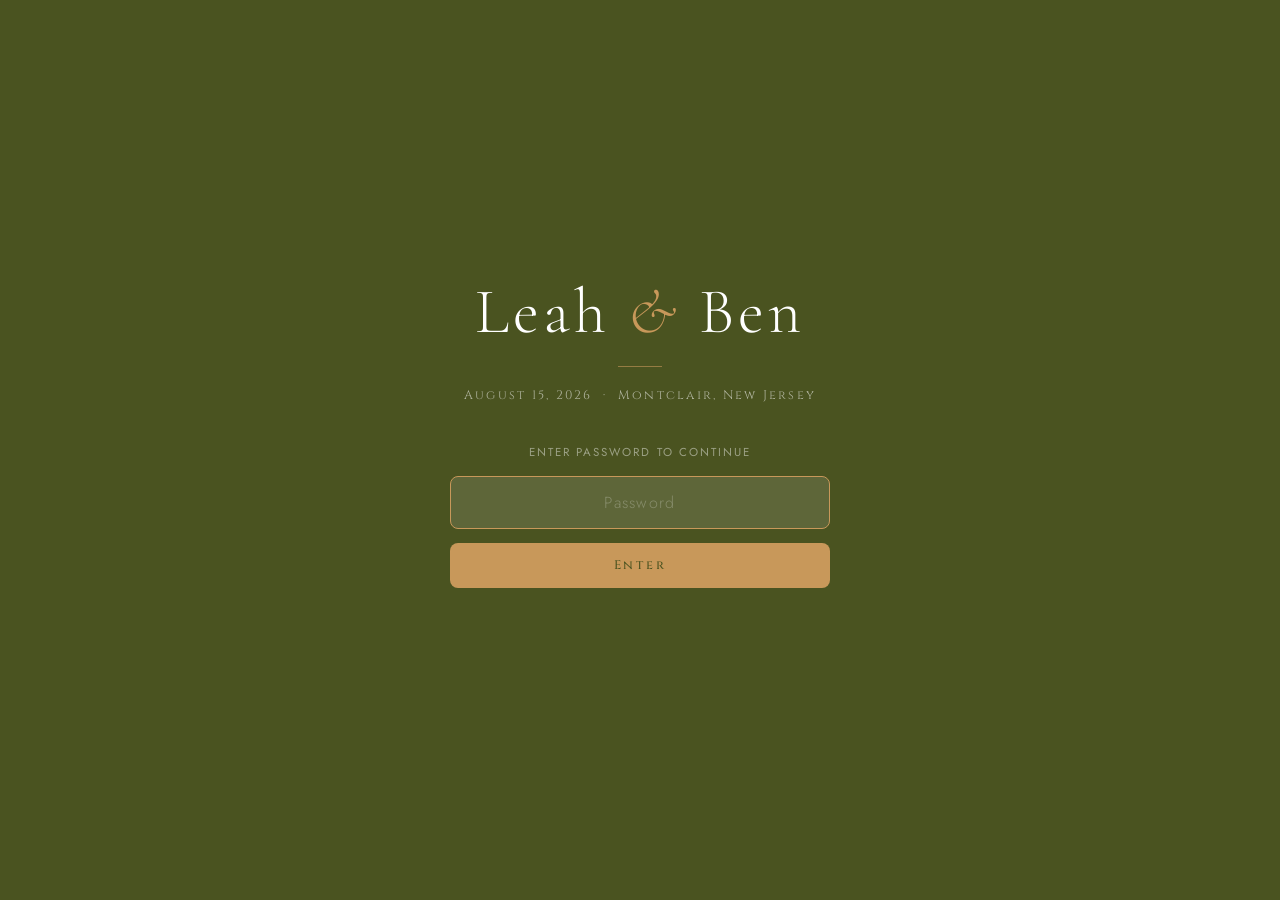
<file: index.html>
<!DOCTYPE html>
<html lang="en" style="background:#4A5320">
<head>
  <meta charset="UTF-8"/>
  <meta name="viewport" content="width=device-width,initial-scale=1.0"/>
  <title>Leah &amp; Ben</title>
  <link rel="preconnect" href="https://fonts.googleapis.com">
  <link rel="preconnect" href="https://fonts.gstatic.com" crossorigin>
  <link href="https://fonts.googleapis.com/css2?family=Cinzel:wght@400;500&family=Cormorant+Garamond:ital,wght@0,300;1,300&family=Jost:wght@200;300;400&display=swap" rel="stylesheet">
  <link rel="preload" href="style.css" as="style">
  <script>if(localStorage.getItem('lb_pw'))document.documentElement.classList.add('cached');</script>
  <style>
    *{margin:0;padding:0;box-sizing:border-box}
    :root{--amber:#C8985A;--forest:#4A5320;--cream:#F6EFE0}
    body{font-family:'Jost',sans-serif;background:var(--forest);min-height:100svh;display:flex;align-items:center;justify-content:center;-webkit-font-smoothing:antialiased}
    html.cached .gate{display:none}
    .gate{text-align:center;padding:clamp(40px,8vw,80px) clamp(28px,6vw,60px);max-width:500px;width:100%;transition:opacity 0.4s ease}
    .gate.fade-out{opacity:0;pointer-events:none}
    .gate-names{font-family:'Cormorant Garamond',serif;font-size:clamp(2.4rem,7vw,4rem);font-weight:300;color:#fff;letter-spacing:0.06em;line-height:1.05;white-space:nowrap}
    .gate-amp{color:var(--amber);font-style:italic}
    .gate-rule{width:44px;height:1px;background:var(--amber);margin:20px auto;opacity:0.6}
    .gate-date{font-family:'Cinzel',serif;font-size:clamp(0.62rem,1.4vw,0.78rem);letter-spacing:0.18em;color:rgba(255,255,255,0.55);margin-bottom:40px;white-space:nowrap}
    .gate-label{font-size:0.72rem;letter-spacing:0.18em;color:rgba(255,255,255,0.45);margin-bottom:16px;text-transform:uppercase}
    .gate-input-wrap{position:relative;margin-bottom:14px}
    .gate-input{width:100%;padding:14px 18px;background:rgba(255,255,255,0.07);border:1px solid rgba(200,152,90,0.35);border-radius:8px;color:#fff;font-family:'Jost',sans-serif;font-size:1rem;font-weight:300;letter-spacing:0.08em;text-align:center;outline:none;transition:border-color 0.2s,background 0.2s;-webkit-appearance:none}
    .gate-input::placeholder{color:rgba(255,255,255,0.25)}
    .gate-input:focus{border-color:var(--amber);background:rgba(255,255,255,0.11)}
    .gate-input.error{animation:shake 0.4s ease;border-color:#e07070}
    @keyframes shake{0%,100%{transform:translateX(0)}20%{transform:translateX(-6px)}40%{transform:translateX(6px)}60%{transform:translateX(-4px)}80%{transform:translateX(4px)}}
    .gate-btn{width:100%;padding:14px;background:var(--amber);border:none;border-radius:8px;color:var(--forest);font-family:'Cinzel',serif;font-size:0.78rem;letter-spacing:0.22em;cursor:pointer;transition:opacity 0.2s,transform 0.15s;font-weight:500}
    .gate-btn:hover{opacity:0.9;transform:translateY(-1px)}
    .gate-btn:disabled{opacity:0.5;cursor:default;transform:none}
    .gate-error{margin-top:14px;font-size:0.75rem;color:rgba(255,120,120,0.85);letter-spacing:0.05em;min-height:20px}
  </style>
</head>
<body>
  <div class="gate" id="gate">
    <div class="gate-names">Leah <span class="gate-amp">&amp;</span> Ben</div>
    <div class="gate-rule"></div>
    <div class="gate-date">August 15, 2026 &nbsp;&middot;&nbsp; Montclair, New Jersey</div>
    <div class="gate-label">Enter password to continue</div>
    <div class="gate-input-wrap">
      <input class="gate-input" id="pw" type="password" placeholder="Password" autocomplete="current-password" autofocus/>
    </div>
    <button class="gate-btn" id="btn" onclick="unlock()">Enter</button>
    <div class="gate-error" id="err"></div>
  </div>

  <script>
    const SALT = 'Vqiq5xBpxRxJelQCn6kgPw==';
    const IV   = 'g8IOmNoN89LrJQkX';
    const CT   = 'FEItMul8UwAzjdSO9ioyPHJtcyIeHF7rs1QRPh25qsDiGzh61stVVRQiQlTxgKNLXDZOXU1sIzqNXNV/CCcSFPs0htlwn+N+YMm/+dDCIEawjBKxHiW4yFJTD8v01YkkbDTDwZRDznlAZOB6iT+1dmsAjrX0y7XT5FBJBoeQudDBiyLNmwFAW8n6GCb5WMw8glmamWHXZYsRDPnM/[base64]/4SvXA8AU8EygkiBOkIm47uS0TbXr9V8kz22O9p5QDYGKZFyAMYDkvTSO/DFQn4KxD2TJcpDzHKg/5EJh1SyO7Grlha1qcPFkefRxkr0KEJFU/B8uR+iWH4c4VY+EQBKjS43Xord47tm3BRp2taxveTtxzNxdMj53PEqArDwPk8zT15M3F+eu0gvbFF9ehDsaPNssjD3rX14FBrjoMJvmIsnM2hgJKJdx5Grp1ZCwpDYz61pK5PsPD8cA07xxMhqRoGi7Gc3OQruhPDNIUtsG7B8llPu1wMtt77yHb4H/WaEHsx3Esp4Ksuixlqh1NS6mGCi/59+ycCoSV83wfC9tfC0RddxyWqDnlMS0TZ6kfH3rnudiyi9s/ua7rNmTLIVoJuMnkawDf516eAfgsTAbXFS2SB6+uq6mOEHuJ/rZgVzzrsPttDuM+LcAYnr35rrdhLz0tf5p//A3OpzDdpUx6cRJ8KglAmND5PO2e4FOru7yIfRn1YbkjSu5vps73hpWxkkAgCI1c03KLgsFGLhX8NTWhDcd7YqbUzKxb8oJVeNmrjyb3zcr4Jg/dE1PnnBRRLHI+Xqbb12HopeL44hQjuMXEqO9jDSZZiUfYSE3+NbdYFzEEAn2uj5exi7yBXQ2Ji8Xr+RAEZof4QMni3K0d24XCDIjo8InHHyPyaUlOzJZvW7sqHuoktNH7atNz362dmBPiQJf9zqLXFnqsJ/2LmNENDnkJQgqUMyYWQNzl+17fp3aNgvlOF7P21uh4ptKuqvbfPC5L2Ey5XuDi8StMQoAijD7Gqns5i1U4IFRzDzO7DX4jmSOhvr3dRX6tZj6p0227jE8yJ7dRp3fspe550CvGLCfyRsdv7xA2M6a2mUNbhKZ6AkfK8tsWUKUOW2qRDGixzXsClJDVbtJ4vVK/4fk563Pjt46Scu4nYK4EOwGFUp50kKRyjR8Wp82CPXjgkTNNsMHIX6WajYzZKX/SwuIc/rN0VL9+AItowpPPN43iYwyYH0QttuE2qykztEaEYVpXLzGhxs0ls4AZxiPJEEJxwhc8bejKmtGiXIxKSzrpOWw34AItKe4z1GoFb5qrZJ/4M/gJkzv5j3neGsTUiiREPJKXF6f5c8FBfHA77HReqdyxNLjTQXF+hMn3B9pxcle308TB87tBd4lVSj/5qoNN2r0+tAnGkhgzzHmmvHiYaaRPBN1w2TvxirltUFunkrJ4cQdqcZfFg+yKjje5Ho32bGdf0HFiuR7Cpr3T9xO6kHSjpgCaHw5vbsOS+vz4Fxn5Vkwxzvg6nGPReLyarXQFd/171sUOz/[base64]/+TP2QZz9ig2NrZws+aLM/HnjOkC0aae/3ECMJIjOMqIVfmNaq0NIT9FCczbVYOf/sDXztNgsIpygdl/OWjy1B98TnIfP5qzjKO7qi1oylTBq552iHD2bUGmea4e1YwYNAE+SjzIqGYK1Ti741tjuy12F/9RSGUN2Sz3JTwmiA6OCHysu47EWPK9ZyMwbNZe5jbaL95vG2voPs40E+C9khIxfvjT+HgJVl31eAQWlb5lmdfJw7Vvzue8vgWLlxuhPYnBFwUaFyYSwEqa8DdqYvG8GRYvb88Th2maSsA/W/WCDCrIevm2MTlUyvk22qcN4Zx/[base64]/ErWvZ08MRjrGjsMHG7w/2199FKObVRoN2hM6p6aCIACmnC6yPtogfDL7vAxq5Emc/DUh53nQ3CD0y3Owj63WaXcOxfx+zw0moZTOj3GbigKz1ismKgtWuNN9aIzPh13NA9LXCcSzeAWm0jt/Xt/wl+oda5UfhyvLzUt+MKMZ8vowjwKzgG82aRLn3mtmypeYqwb64/ERdC8uBGSI/Xi3l223W8iXcraDGg/V3ytS9IxMCVRRUEuz2eZ1rIVzX4RXBrNoyjuXEOuhU8XRH5nUDQKD57KhDDw412J+ABvEyr+k/snV/PKs3wjSPSUNvdwg4l2Tw9av9WrxIf3eHXlKxysyfuDu7ZoVC0nrEgBsNJ9a5kba+H6tgWd/y8UcCQ0orcJ7FMf1S3fyM4a1cemOWzJD1ZfrXef82p8ov7I+j2Rp9Ek84VuALeFgXhzNDAupFW1kgK5rQBndD7+sPrQZvCUDt5V7uhjFbYn+cIxHEw3GSMBM3RwHUM1xwUPjIToA88dMqfvZyTYlu8AFq2hcPojKINTeKUy7HV2BPbrum6TCuP/[base64]/20GDD4LuaC1wumeFCKG3ScvdU8iEk92K5KFDTJt+uUljxUKwPnbEmKh8KEwabvb+H1K6lpS6+EEwKvNIdVbWHvQjTnFE9jBcJwZfNntYj3oF1JPfVnKkEQbTdf9a5Abei6hR/QdU3an4ISEx5PeruWIOfISJJCST2mBkvklH2S/rcyGVDCLLRkL9PG7ayrcDyDFW9yX6RotkAQGbrtU6wNZSZp1lKB8csg/Th3xpfenXvhuB+W13ADbh6Y7kDWjiXv4OG+EpsBsQoOGXFP3T5TjTJu2PDyUbFJgmXzxUgV0x2GDuLPt3ZWxlBTLZgEkI0KsWlMm/IOKg4v3cVvnYPndKpZt8S7a+AiD4C9oSbW7eg0PEpaunyA8M/Ht//vzyJ8V+fAq8RQqrLtGUkP2+uKAJyljiPT47YerScuGVsia6iezIVUoOFLJ1/9nwDq1ozSkYYWK4owg+4qpFNFMo+Jyfb3M6dhOyt0n7B2yfd6muv5qiBgY7RAYGbO/PhYiLNuMZtBcmhZ0Z4dHC+w5fTZK+t8bDYplcDuZC37mJhBAno9U95JGZON61iaW7eAjnrUsghiryr6AAnq/zBSgjJKeDk7/crCG1cxKedd+wkgmFIPNFBHNsodb69z2UCmfN+m9WjeCzbZOyHowNq/Uykr1py56+SEItzEVfX+Y86yIAMdUWHsl6+X197j6GMQTyD42fpfH+81q1kiOm/0HGdLHtaLInMf+v290UpdokWOtf62G4PFXrE8UEGHGlmdNH7LQ4IOzB6XfUWMM36EymnU9qj9qEJnGmFezgKWzwiaAlTBhV4SKAM+zW7+fH/qlHEbAg6Bju21GxELwGAN6ISNjCwTxQJi4fbeO1D1Lm4kM3WVGN70XP+LxV27rNqx0UKu8rM+432o6MB/1DvGU2P/dnLI1UwKu+ms9Hk7i2et3TLq4gvtCXRBYIBVgY5Gm3isaONgU7RzZCeWUvOkvTfhJ30INe0MySiR29Lhhmucw3IXYiIZC5xeMGOchWEPgnQAS/[base64]/UQx7t4ui/[base64]/Wr5T7eXXoGMIlrRgRpC4f4ITR+JTu1mGLpnwWmHYBF9q7t74hpLrFaDSlcnFMw5bnO+tOXsH6OrxP0uJFQ/1Pi9WQQwJQgQiYQVoMZZHaNqrAQRva2CxQFoAwKN4RS0O1LGGmu1Wf9uPDuy45jF9CVRkTzFiUWodjSqypb4QFkZBxOkprb7qtK19Bv8URq7/9PFOayaN9/knS2EUzoDNPZDnTGs4+Vd0Ge2pzEUKjenskGY72Ls5RvNZJQeNck8whdLZYBL/BlEeBWl3TI1wxQ+P828AlQDSSgr5bzK0n7GC45E6qW9kIfsPPqw5be897vDU21W0XBMn4pXLcforDGFX5ilyzGawZ+pkqCRdOpzJjX44hB3o4kIDcpHUVaU3fgr62IcRQn6i0Ao6vYKCGkjXFeho0c/O+DiIDOZrlL1AYt896sd3+i3+KeGC6QCLQ+4fIGQ6yjbYL25Hk19G5nSFrkT+9zi4adTBXTPvTtuDmOBwLmH8X04j1xOp3nQ8QUAXZ/4qh16//LGfR/HJcpvpTmb35fQwjdbllSokPAxRHKchdTxaS4sxx410aWbVEyDCwNS9pRcxbvKMaoomnbbWFrD/EfmVMfftB+WpXEn1D7Xm/F8LJ0GOv4LmDAeeMRvefcWnOmDasO770kq/3ptoEpL/6oPfNJEspfujgGjbCW5dLtedOFFhZ7HLDySwmv4+SAOxCtFE+LnsKGedD53IbIC38QsvOux/tOt101F3KvUUUrtYFDhxvkiboa2k65B/Sii5F9K6Q2G7UD+R6rpsoQTOb65th72BSshy29CBr+tm66092fexhZ7yz/3EX+Dk5KlthtPH2qsqbf3bnYGCLAmOPaPozqNN7AMXcr9qS6frLbamSAELhj+K2x8+/mdHyMDiHmGt9pZrOse5LI4dj6E3FCe76rXDbFaXCExGWMYhnQ5TXpTfxo6d/UN43c5iqgVazlB1OXhMrtV67p0HoGVeXCjvy5miyh9Fi5ts6Gh4fuEmPp6/wWI7Ki9KP7y/YTTSIEsVIc8jwuGXqWQV58P52QprfBIwAGCi8KpsyTOCSylxz2KYWMgAtQ5HAdPVu+JpxhevWOjwLZj0HpUsE7oOGM6woOjOE92Fv7KkD2hAV4xUAP6P7i7NJjRer5WWz12gwMlZZURss4Zv9mFKybXnQqMo5rmwQeBVRpPS3ylhBqQ/Z6xiVvaV0e0BzO/BKJ4btff0pmm6P3V5XA5OrCEmcJN+vgMS8tP2F3ynXbaadDX9lMjnULxO1jieBnQY5d9O+FD/[base64]/Ho7LT1MjMg98MtaLB244tsW9NR+hTrjuh2aU2V5gi+qWS2kxa3fGqN81aagaoOavnuEJKGuR+Jh0FZ/2nKPhkBqPMdYWwh1AyCMTKxCu249YqPBScvyVNgYf5/VhKEotA8LYuk2e/[base64]/xCWvIXcqHVE1OiAwvAEiyHH6zDuMD08daWur9JTNWLJfBwb66jy1/5f8nq3p6mFsGB9x4TIlD5ryNxGnC2P/OV2kfgLGMI62ijFDTle/jV6KRyQEQjwREzDcXP59E5tGoJeetVY+uFInvZifD3lsU2nUzWZ+bkrBE8SX698qr3t0NUriy7vo6ImWUfMErhu1iMxFXnbj0lMD2R+T85xYH0OUj/Na3W1AHG8SOJeYsBBEP2zQ5N3Ue8j282ZDpN335Hzlme2I0FDaRxXzm+iREzFydSsnudhODMhECD9L8HtRx1dSjxNAT1ky0peGyZjT6W7UapA2iwOjPvc6D5e/trGIE04Fc7Z7LrlcpqE55WI0nOjZ7GIjHXquxxDJaMqc82Y0wW5VM2VRlF71MC8vLjDAg8cNkkQfWVIC4bRqmFIGTf1/h+GtDq8tdCbX46h6Kn4Nu8lRi2mqpJS8uI6/ROXpQt4lppIcrFb4ECOTiGfnczK9Aapt1civEFdduwIkfOofr2VP5RY1g474RbmkCCSKuDHvk2M97aaRuMgOCAoIaWThzoP5r4a3lTRDjAse2jRIaec6/2bsAm7eKxZc4M0c4PizOGw2MMPgkK+UQeObq6dGU8lOp5huHL0nC2PWvdKvK6L4hC/7r4GrdiRDgDalCaM2bD0CEJ2DQgs/HRDRMMWf8mlIyYjW14bHv3J9dbIXHGlVTEld6LdfPvkWmfBsSNqgfiDOFcy/GJkXfdolBnJZaKSwqDz2YUTf3KFGJJIYaiwGKXvMkDWVHC4KH1V2eC3/kK+UvuPerCysTHCVaxZY+aTvxNv8J/Uld+Xsa0fM5Ei3ePlfFH0AKl8mZ/rw3VqB+hvty1pkdl2JF2sd8brt0mVh0ru8A0b8B1AiW5BSn/U+z/ZZOMWRQqMN0SJoP6K1AGt8iLcbdgm8lkLMMiYzgwVLXAHet5mrysx9xe8GQK8btt9dxOO2IwJMUtAjLwToayIJMQxuizcmsiqBXk1B8Dxt1ax+8oTDYaNmtEyylSbUZYqfc9yRcxsT8ebGnVlMpNODgrDkXIyyH6tN5Vvy+g1xa480IgQQ/[base64]/BiQcKSxaWi68IOOILoJ76gmSzUUIcczOz3Mlg3vcKejlGxIjjFs1lHtkZQdfnU/woQk6tzhm77hkNFQT/YerUyubdIF8i7TFGIx1KYt/lMi8cbTfhN5M5Hn4BeJY8OqGv9EWE8xUCZ6RdzyOnykEnsznGLV+ZhzsRHGJLMH6iKu3ax6+8FZv4gP0bCotfaAiL12bR3Rg5iCQcF2C9onLmqblyXGNFm3RbrY5BRIPzqcOmIyGLLp9iDlRAA3taK1nug3kHFfeXZm2OX82k/NOKrYc5VqJ9elkMR11ziuhQ5OGee2A2TTM5Ob53Jxw1GgUVfNj/l19Xk7l5DcOTg0hVzyMaZRtRRjHOQ7aF6Tk8IPN1QVSPAM3K5HK7Up9tx6V1A++vGIKjr4gah1g/aAZ4DLybmKbpfSb6lTPoy/QmRGbLRbexlsHBwYnu82A0STFecMrrsIzqQ45rtfjVWFnuS+FSnZUPUGacqab5UPcfBZGRAColvEvsGpmHUVBx7yoV7D/O7VI+LUFhIHHcQ1jPcBbgH1xe8RIEhDwyzskoujmmS7QZOwY2gYuY+VVFK0jT+5F7uCnLGklg5+6DNguQtD/Kk8vv32SjvoPOV3onR1kia8Pc1hRSGryggt/TmU6NJbLQwxYJfMvMJJja7079jR390ep9Lfl0KcRh3TOJTJJSKpuLZVmCced2bs1lqyc0HIQHqe2Jzsp1KrSTN4ojzB7Z5FjvkJG208KKyIA6/UhHMClQUiBSYuRQllw7DmcTeirXch3kolZOgKUYJga4KisbT/uEH4PjMVrK7hsWCEBfcRhBvFr5Lv3BzXUknm3t59SaS2GA7V2R/h18AEl7s4gi5k+mDwlIO87e3bJj3yQgpXexMVvwamerx1nQP9hVCxRLlfN7WsKx8PD4hczhm5jbs+/6Hvu+nFJSWxkjoRnV0H5fHLEnGg3N4EaTkkMc8G0a4jWbZM9JukanLKFJIVLCGSiI9ufT9J3W27B6loHCUKSOb4/ReHqFhgZCyr0GNsJS8/fzT4TtotUVvx5MofO6ptnW2jexqG6Y7BdFQu96xcGaDmjePL1Uim11fTNsZF1VLhiDCq1YMCjUf+R0x9P0F94xNqplZAasHVv16+QzknQ0ocRJw6ZPqsYUbrJYHdv34tbNJXIppsbFV4/ieF9wn5/fd4IShLjHMmlbS6B9OX2RYc7wkieMQQL6douYZd7rar1UWWvOsbgKU8BKBbOi5mgwZUqIjsr7AaJmRzHutf3sL2PrAqk1GDX84F/u1+3lJzw/f0LIQhE0p5p2ArFbVcjoliJq/guuCFtDunm5yjRDTwtVGOqeo7pxaRfCEOhJw7GnBEfkR/WTWOE821w0txNqv1D+vcDJmtH31brYZzFVTOxLPYXtNV5KaFoSgzTBsbYyZo4jLovyHxgFtekBsNId+GTTyGQ4ygg88Co0aFgtETmlA6NmssG88QMiHGFWh2xgi70Q3a95OHPFqq1AN6eqyyY6kUxipCPQ6m/TqQeMQHfR+TnTRw0N+6kPGMcRmlRrAmlxFHqyBLftXTcCKYPM3uuz0AiolRk1kEsSggt0dWhMCJqJnif0XNPN24t7DgD4TybqI6/2eavkDYp7q4J+D4Y5aza9bPO2uZMYAcXHuHb/7n34aTb4Yd1z9UXBCukB2OVlxC8Fhpz5oHo91C8LvBlclHQgzf5vTemeBwVyqL2n0ZtryHtEDo7LF3S/dnSz7IUAel2wJF/MocXIfykoZ2UMlsOZHUcwa7muxRquRIiLaZYJEy49RmYZRr0DMuaEbT7jMFHwgJOPeMdj9n0KGMvhbArmJhv1br1x854QiarV3wQj2AHsWm6Tnayh+14mT0kC81zU+zu7a6Zc9Tf+m7YFdXTIZ50/V89VVM0m3TB0drPTcefATtyEIxISb4QDPMamxtqWeXDr6m6wHHD1FV7F0Beuo70JLDJSlXrWENBuPz/GRrtRys52HsCp+0ZWoB+f1ItslARwxUJx15l8xRC0yU/Ent0Ovjm9Pm3O8/+0fzJfvtwYs2dtyIXmR1sBhsws5KpPoZNiyhf5o/B969dGq8XY4xoJjFHyD7oj1dmfiRAiu8YVGSDAzsP2j0tggTXzjH4HA3Gkxe6KJCAi9nT1QTyZQQ4TSn43Z3WpKBmSTfE/ZOTM22Po1Np5J/Fk0zO8uyLejKx+ZACpaq757HYzx4WX4PBj+J7J24rT1QcZZYDlZ8TWfs1wTdw8Jcd76ShbW8IYcT45nYSdO8q4ph7T/FbwDB9LS3pmlohKSMeaZWi3dJ7CVGgmzCKhF4qI0EStwLj9noqbpuQNCiOBO3w6U0qDCfL198LFZcTM56/2DxKTfahHkZD6YuUiiaGgCFW6C9nzM80Lxapt20hdUOwfN4LnY9UlTqNqhZth2IWdrDsTjY/TSOlezmlNwm6/xNY740nayPNBmFHFG2SPdgFcQitZ4DcqDzpSf+NPoC1ECmMdW3Y6VGw+VZJzHOUI90Xs94zqVUhD0c+Pghfl17jAVPJ+57EnxzigWVxFfKkA/Odfx4xcm69ObwWUwT1oec4m43tqc3aG8wTuQtdgHzNwz82tC9gjCDDfC+HUaGQUCjGbiGQlOBMmsehO50cwFEa6scwL026FkwG4HtWrsTHM5gGLz4BQbJbqhA5Etsgq34SgGasJFMLla6JkmvzXI7BB45HuL7r/AKfdy6CgjQ1OpDCLTgQ4jr46c0w7I+UQZ9ite0vgZG4eAb6Kh/UKJRcIhTIKMPQ4ungC4fyvHYt4CPPolvWq/U1lRS7Frkl/c6Q/ysbn6OA4ejVK15fHXL+svHg8NOff4RN0UQ9OmPJy+AE4RVvpAyi4ixxut8XqJ/k9EqJoNYuox0aR17d3s1bmVd01fLYFNT2WeLP5aEbqL8dAYXT3dDRbloJIuoe+STMMkgLnUcr3+TGJiEAeJNMpnuBAich+gPdiW6wVobVULegfEi2MgGxO38TCcUoj21Y36McPrnocqpG4yvGxHNi5vrfIW2LZd4/+H6WB1q3wsgBTiPkJ8CAwRFtB/X/G9pp3yEWcbs/e80WAmqVjtCJb2ghNIdn77ZbGPLK+z3AwQ6zRroQB8TB2Qvr85o5Fm8znL3NtgwpqqlbBPA1qNtIAvn5GzCtusyHVPqMS36nAFyLp2znDIJIu/K64pe6aJGL5d+RG/1Ld/HA8bqPuV1RAeYpCNcRXUCQuQw/GO4gLTmbofxUbW4hLBVgYHyy5vT1S681AW+dP+bQA6yYTJuk3Ck5W5ltO8C2uTa8xIt/KgJ9Hw10DxfcFS+uir/r5xT8zcAKTF72yM286wIpYaLkqRW+3NNrT1f2cH8AvrGgxoqV9uJR6KJMaug/XSF7eKKMv5dfpv94PvRT/vkAK7ai2RG2+5WXL0kzmLRovF64W47lH3gS0AxPXbYWDEix9h8vOYE0nxOANCoQoXAPjIf2iQrQdj9Yx4uSZoxrmFRigEOzj+QNzTLQzgziplbmBL+ctXvQLc4JR0/mGnE70PyIWeOCdCp+9Fq/EFd4vHZfQb8AYDiReiwKXRn1I3U5b9i/j+/9j+WzbZcovgJ2haG7BQM7EvGORAwo4G/mGLPP+oT4w2G1lq5fC8+taZAVQfYHOq8gWaJCzhqA2LYPGrqrzYhaKWMRR8pJLJKjaxqOYWy8fi+V/M7FuIgsU/ntMNFJ7ddEXPZIixIs+cjmOvnMasnBkQHCh6Z1vmLyLXXz4/udMt0pwh8V+hfjDfiPdM+qxOreS/2hgBj9kUUz8AfooeK1HPg/PZ9dJBBMmNLQsFh/peeaU3YBZq2gLc2WpBQKhaGPlNmcdlAq/+ceERp+mW1qRHFLVd/LkJMerMhw7/LgurYR3IFHmDkYOnYNlD1zYZ7gzwSjruv3ImGlhSvj/FNTuKW975SP4ZH+TY/88tJUJ9gm/DPTbWcT6s53XBIeMV3M57trQNQ0lhbmed/v8RM7uYq5uHnDuCqOpouv/UN7bXqgm1m4py3so9IJx3rQEMCh1py65EfWQylPYg68qnwBGxw5l0gcjg5l04Q8EMr4VAqDyh3TIMmRX6D2RvXsCcrFk60drx7cLcZWCeJrasEHC5/ClHAr1Y7XTj8sM4s+qPjbb1mMPAPuljwfaUfQhVsuyp+xaNDboo+XsPKsTyj08qyHUUchymGrma/dqnNP01VMJQPio1NkU31TFrN/[base64]/hHqbvy+U8ytn4ttofksdlk1BG7kYchafQOGOq+MJNM0NrKaP6VhNmug0vByFBKXAj/DQs4MlGZ5JGyKMBepi5WQdZWroj5dbSsrxdK7DPvQ6/zeBOJW8QZwsAS48OOopsLUXekjI1zOtSMEhWTJLk4urP7F3OPXeL5Wujgq9rq2CMEGXu3/PASyhoQeMfEfuAKthtyrhSZmETDdkwK0y8rsobNfaZSaU7gYDuUpdKuWcB+nVQd8JUtvRYTOgcSl/DlEY+NGqL2cFToG/TjHboFibMZNV3SkBZvcJo1LvB1YSrSeYZjC8dJRLco/2OOp4QoGUlXxw54qw+lyPgBEKMvSZtKr87jMA/JHdnpdnjDpZe3DVD1KdAeDp57BO2HmxBMiLOM/FbYDcBOS2UumqvAi/ahlHCRcxm+NARu0NyScu/[base64]/7eoeklOoRa9LMHsZxlGKnjZknlLrDck+8zoSRiD+Uaqa3xHXeu9abuKBSJCdiYXbqLaHXA19QGD5UmsXwnVKAjdurYmtkUsJ7kO+v9SyhLtNfjPU0Tq/jtvavS/nceeJ2TjNwUo4rs3JsHAKR4+DrcK6LrNhy4qDRCwVN+AL2HdgLyP4kIQtSriGSZBC4RTuUu18nZDB0sHzktk30+zMDfitDmgPp6SJfnz7qgQHmj/EC0bg7WSY9vIEf0azfPDAIzsp442mR4X6Tu7K2R4z1dsZgYa+2G/enLTB+Es3nqdc+DB1IVxBQMxLBh16TzpZqPHyuU5VuZ8CP0jc7anrHL1IRsSjbTSG8VKdUBwUFjqVA2r47kCA7/22e6HsbGiR7DYETWy4YjO9REGO0UqNEdwFX26najiUbi+a1DXrvj/uhjROSA0T7/MGpHjck0Z/z3IOl7SoLAI7HW/ys+hBP6s3XDfMLGmPp0yKSfCvNvxe1uS8qm0vfszVWX3Q9LALrZPES+3qDT3WHGPy2ReQcZPLFgcguN6IXZ2lKRDncGsrmybAk64UtpOC+i2bfKRMx1oz+0iN/k9xEioiyU6qH22F+eYw+lEOOrTGe6GhkznPunk2H2707IOc8VsQujORhlDGP6wIisy6lThuifvya8RkGWmvip4InzRO/YKBHARnkqPbB0h2GW2SKC6HW7oQahXXaWIJU7iKe+x6I++X9JKwJpbG2bYnWr9qGNHLTbtJBfBCKQeLoQH7EiOsa8QY43Z0iPGQfSD8cGiSIJfZCdfz6iMFqwYlSBCWEie46A8HfV+LjKUgYTFJhNJ/oGj9E1xXL9hKINV9NK9L99aQq30OZOiNNoRX5+uOasJBSidSdZKmd4sIwba1Gnuy7lkP6/des06aO3NoX08gbERUQOk0Fc0YIKI4naECfFW4KMFpI/izufz9c1yJ2IqVZihKoc3JuY3Z0bgXgTrISX+iUaou5ms+PoC5v9QFqQf6mPg1nfaFNP4u4arOD6J5IeZHYbNvTB55/etiY1/7UvOMGqgHGQxAWc8orT/zLgycxqGMJCj8Gq27F8tAQ3QuFbbCRTc2MXLkNxzz73WumpmrEQ3angp0Ir/xsnFjIYwdrpJPfeDUA2aE4CRUYjhmOg5+TLo4vpB1U3rhqYAT6K3c1XWByG8tKqTD3VFUpa2J4Yq6BMZlr0rbGhMHwAdihZqnFVQvyJW/[base64]/ZgPGN3d9ocxnHbqEkG5uwsCJpGYJffQCUvEsgkP4CmNGuyN6cLY9Jxi5/10krcutb2cD9giSTPHyI/toaJAOn5qZHQLevG0Fghy8u3KvIFe6lA0J5vS5+zgjBopSpCJVgCDRywniGxZ5fgQfbVERiHeJaHDA7NSCLxswwA1s8a+ajRvsf3gmYRjnNO18J6kwlJgItKlOgfiwxzGoqi9Ut/Gx4aQjjI/SXc73ILDe5CEPCnybo6NFHVcauG9IXP9yw6scOTR1s7o5WKLlJ3t5j4nK8JAOHcd0KRQlkFyY6lY8UaBj66XSZqTmlfcjuutczmDDyv1eTivu9Ledmh8AEj1TRgpUcey3RLTNbrJRJvOGbs8B0/DwVECucSS7eLSI8/DZwop+bFMlRnXV5z1I5yVyHecXFDGHrPK9NsY/VR5ZhUGxnO/VmE7oDUaGvIq34YRHqWZQCY6+fBLEihcVD37SJGSnP+ALt/6wMYJJdWXj1ZSyNtlK339AJdp4YfUeXESYXTpuKhuxDTqKnjBevUAu0k7ChtaMTubTyyuRXlrDVEFubgIXePINEt2kfaqdxY/EhL7JMyaiOqKMq5jrFhb+3isytChf80NGAp6CuX+sIEg/[base64]/wAX0OCOIszI/DuowP6Vk0yVAecCwuchHoErVBJTvqqMbZdFWlTwXq3aVD+F5UF9wD56Zm+c9z6A/eYElj14b6T2gAtTJM9FbD3sxmw3u/[base64]/E3nEdPD50pzZHffFfOE+Wz3YF8vFQgkcDV/5YNn7nmV7BfQb1L2uUcF+gMvjAjw9F+6WBQPaicJnVy/h0aGJJF4ab4kHvWv08db3rLwik1ldyl4sYBuS0YPM7JqP66c597uLlYoDw219m49SiaCUraV9HtNLztbUBKoyxORtFH4Ig/S/FulymjVoRVpi65dlDbUNfNM5Iuo0URJI3GVCu/ySG39e26yv4ddrgm80TLwYig2n8k76mbgUnbWBAR68BfLvFDPBcmUBxi7oUUOBekbqpCJp8QqQF13+nySyy66nP7AFwRWqiuX0S4IFWa+t+KpmMJcgIT+RP7Jt4Mv+83I2cG72klG8iOoKrYrs9vZHZdmjjowyITyeoqs+5YFZOdVDL/h9at1IBN69xSywyI2k4tFIQe8jBbXLop0e9+lVw201L+eh3EiqYy17Cx0iQm3PFD5pRxZnYpm56H3v0G/tpBTuBbDBtpPaAlSJOya4KT6vbegDhSlSYvoygeuXW50YnZz1xE8KYIpw4Bi+S9/t5pG6/35vwjF0ysJpEs0qvL4DZ+3zASw+xxirhXkAkcQfeBvPA/NZPcD3f9yv2Xu1O97eWWRGXUlQBJKKYfliCIbn2t2Iv301kdE5UuSLXVvppsxuVndlJ9xJxIcf6/[base64]/FrRGvE/XmcPwamwTulj0iDXvk6g9MrmHjSrU6fBjxE2o7c1Ied9jlIgLDYowreSzhNxxiBgucKwlZZ7SSejU6NrXLzaagtg2cFxfW3y2erFyhvMOV3zhMuXyRBrnETSUUT4TbQvAIa2P1+BAnucHxTIkoknoqko0Pug5b390O+Zvckx5ri+2nip/tWDOI1ZV/6hFqL80djwPTa6VfbdJ56KGBcbPtIsFucd9RmsjjVIEo9qVuuR5qN/sWNVRAFCPqvVdGR9rLqDb9vJ/Erd3/HbHLkE+2g9ojfpOleox9l2ncM+hXix2Ok675hnJUZKcB+bOiB7ryKLexaUVU/d7CtnTYSbK4o9z2sS35g/nNremIj3KzMhDk2T+/xT6hTIjWHCgTFhvcrQRl8rfe2OxKLFcAeyslUfMJJ81LJblVCIPRsToOLQoXGSL/kA+JE2EgoS0Y2W02vXj3WaYclpWNi8IKox2gkJhPDoCMkY+Uup0vc7HUnn1gBSUJHBkDYXcDgkidnf7igOfb3vPRq0iuy/6xmZxEQM8wdF5v1qSOn9Vng/Lgr53a26L0AWiyEeKIm+cgxTqXfQ4Bbt+hLlkQa+AzjUGxoc1gFPnwAOlNTRBEE0qrMHUCOosI/RQD9XboX0wvJ+67M52YcLyE3XCaEUQ8h5hbSp3aRSL9CLGQ1Mlb759rm1DlD+1DwssiGGL7T/[base64]/UYFD5aG9noUUUAWtR/vCvQNYqMRe/KGcIMCE/xF7kf4Dm22i1l1XnmuZBomR/LWq3TcXdAWIBlcRvZdL6Rt/Cvy0/7IFJ6E6z3Ad3EIXn/tHMFYhtzHeL9xf/8DgOaNmR/+HSVJ88vLoeUmSf0/TSOMFY4XZefO69SZ61aGNRiyuoOgt1pNF4TELH4rMvVsDjT/wG7Y+5MJdUXweI+vkKg+1zuY7zEB2/IwEvh+BbISt64KAEGOD/C9NrLj1DNeY0h9f3iQfEeCjsjdpf4fbBqtUgwsrif1dI6rTDG4FksJspI6ki1p48iy2LiVCHZL1G8zkli6IJL0xfwEUuv8eNTWmfZejpFDKQnke7q+c07qrY6XsgO83mncLsP2glUVosjDx/ZGKKKi5DkImoHT+6S16EbjAz1PCLnHeP1UZpXJIbZ05kOrtNJpWxnJh0ZNU+yc5Wo+3TPql/xjAX3Ln1KG7kkv+Yohiog/EzHBIGRVflqpJUgZSbufjXEIDiW8MiNupXcUD8l9bc77ztY4DP1RxKX+ixhwwERBqyTGCUNJ5qIwWRWALiV/D+waEtb6Uewbk2TdvElsnSxFWVpw7op/GkZQ9aknJ+8L6gj/y2LXsDgesSxvpEwcH1MCksxiSprdaRZi+ZCIIHXxrKPMmbTcQeSikeVmLcSAKLAagfE69jLsbz4iyjj2hqLuARQwNDhekStKDvjrvh9Yoq2FsPhV617V7AmPRonu9/uBfa91fxyozUGbUflAmLA/zgyi1Pq6o7BwKxqY9mTZSNkyWyvDdAF20eo//PDkYohNj7hkOM+mq18FmgMEtxQGlEi1if5voUmhxx09qrd054MOcxbu6bLejo+NLxKSzyOaeLWS7kprTfm3dhaOLxcFh+WJGb/nEiBtZTgqXYbKPFvYwSK0tTges6jR7sm/PjI4qD0nC1ujpEEA+7lafCpJMOjS4StqHRlfETNhi9z1Qt51IocBM+4eKCF9u6uDrMz8Ky2FRtHZHgFk5BNn/kKxz5dNjNDRqa+HDEEuoZGCeWeEgQWfpPK3RdG5NmpYY8ni379qC58FJX79sQA/sLCJXVUp0LGRHl8i6zTNOVzVgTBBVv7CJ0hkh90SzO0bqMa7pMj8UenZcMQN5GIWZN3wvQ0rkPM063+3Ytojm3VrEBCZ88rhzE2yzRtWBH9GWDlapbd4KmY0Pf8iBhYT1SKOEHo9w9iMTBSSkqhuOiEearBMr6e7WSGAEQ2tTFHDA+JT/Xn7QnoGhX6xIOICGNGWYKlpNuofbeMuNLhPLKM0jpjXjcTQp3UwAJlvM/hzexMPofR6El8XfnOod7GzmBGFFDzYJpQictiK9aeFLlgkSECOtcaHz0KRps3A1/XvtytHHIoWvhWwIsSU53QsTIkNO4n06DQi1WbFxP/Cf4e+Z8zM9ly7Hl+n8Qydvp5r/Cs3tAy3NLk9s9bR4vbn/96sqZkDZ3AF2MedqrnNoZgrw8vDwpMepdfNyhlm/Da1rRqQ8KlDde6L3+BYCSKk6TUc7mwfOGs11SzXBWxlsMUGMvaWiu3xux7Op8M247HBK0mfS8k/2A+En/pKuX1KZeU1eR9v3KE7EIKFAt/C102MJ0p36bSHMAtaR1Nh5TWtTW6+2ejg2JVEK5cJ8wV+SH6b7dXXxjGIfBO3wryOYbOuRe+mNP/KkKZFRocfIr1eUB91JzVz1BK5m75mjuqkk7MUyeAh4eOIUcklwB44gFQWdLfLtjc0aPQYn4zeGpIsVfas/O/5q5pdO+cbgtEhZWLu+UM9UeiMw7cwCNKD3OccdDwaKcgWv/0l1I2jM9F5TnxkB8cKbv9tgzl44++LXKbfYOuqhwdXhIN7FpGraPCFz+CvwkEp3wUfQ9bIhSLN2p2HBJceYIj6bz5pxEwr4+BOiVchwIQ/OYexcoC5enyKr/te6K9IgPHaKDJY4+5pzF5crJbJH+B6aQX4p95jMPz1s+UrpZYozC93Y3diNWwETcwUd1F+QS6XbRsG0oEEW/8f3jwkGheEiBmOf65B2q9gF99Dro5+5HmyyYCKKOYPdMru+ZGF5hCifqJjE1t2xjwMGBJanCh4iquL1EJL20ap6bY586BZT155QdIMAqAAK7cDQp++T+EdQBkQTL4ecWSacRjpIqzOouFds6Dyrc02/Kvl4nmMSCHH2WLnN89qAMHAjVNGEexflWJDuOzAjAooMDFMtDlycaxWLPzovXPGM9HdLN5uUlSJrdItuAJZLgHM7dQxOAkhTthdEf0o05WUFDuDFQbTKM9LvmASwNRQHaEk9ypmsYOnye+/RaKfI6PisjrktJ4zjw+aoR8AQA6NwvOM2nMjnom9ODA72yjuAsXowqdmAmE1GHn4Uc2ub4K30tjRrK9oV+2BdlIoeAy6KLs5R679VotV9loiOc0BS6HcYLTlrUPm7nZv5CpH31X7JG5dRmaQRu+/QjYgU1Zu0Ti5U/[base64]/zmziIYrCGg+yBvd3p7w1BlRCjWqZ07FAHJA5T591YeMAr969Va5yNxbLN9fHUau5ry9+akrJEUmLgAwIGhAnM6x3PV2JzC+LWUkSTpFV0c/BxVG+wpjCjCl6kSKTXsHsX1k38IWp4YXudzhbI++1Jx9Ekn/uGZiErWDV9ZURglR7WphEoeMU45YgG//OqhlKPIaMkOtQjK7V64PukBnTRMcq4IqL2QtM2HADhChKZPtO5vuMSyNiS+/dqGybqGR2cGRwFI8SsXGkuUbAyg82SewKU9OMYEhC3BSrOnfEfv1HCf0Uj8iVKOfv25zGsZXiTBvaWtPDZ2wYRoTYOQsiC+A9dGwf3nxZiwzrVXQhJ8Ni3AXpmV45jHO//dhiC+X5aVSsllkw6PH3/Fd7fcq5cGlLjPuB5K2YVvr2Wt0UeJyjCx/JJAMnnIBnsiJeZuousb0IhjWP9btwKajVfUk80uz4A8CWFcUIC4yl63X1G6urUis2tnt7929g1e7i0WBjs8rO4PRHtGZHUsGW9KtFf7sEgiWybVXDKJ1Pj1wp9axxQk/ewPfxDM4M95T9ZspWuzvMEAj3YNqwHs2cCYY1Gi7j2VdN0Eb0lPcNLnqBsUFJxK/ADamcsh4etWHwODrJ7td06XuMpcZ+vI5j00jvQjXE9i/Pz1pkTOSz7ESogJtN13bcNVLtnA3d18x2PPm9Xo6x8oCMpurWFKPrHOhu/[base64]/6R8AWP8og9CqIKlYDJqTXfB052B1uBcrQdbmsQj8hqreB8W+cNYu2tgKSN/hC/pl/klExPP6vRNNyvc98xbr6lecgbkzDiLqhX476GgTpS9uFepHnPYiHJUKYM6VneQPJ44V+bM8MCPokJ94FuC2eza/5s1v0QjbXV2WUvWI3JfIi/2CJw81ReqAnqKf7VRih1cM3jtIJbKgAHGZGSu9E5zKc2CcPnqtrZvR6g5XCaoOgpJJMumq/c5oF1E/yiBcFDylewWUuUirZx2hidIOS9rIbbA5XzNuLVcUpSTFiL3mzPHXsgaGjKQQsAYmSGzAWzKJGoGutb2xG4Nh4KXtfL0c1/wxGUOQErZsy3Qf0Lo60KBEfiR3rM1nSIZMNhs6rwMZSHapDq4v4zrZSHqGrVIgS45cS3WMwkspPL0nlJWq0BjhRJOSNkwZwhRyYG525BXaUIcNWmBoIDLXUuQQSKMRGz+RFR3bKclhxDV/0h1RZLjJHIUgBK/[base64]/ifDiCfRNLpwCw6t4J70rH2MLSSimSrsWy4auF7R2aBupeR+fj/b6W0hiox564QT/VsblHnoTliQx5qh1KwycfD5rCkR2K6RYd47jr96s33Eow0j/a5PSyG6ZF9S5NCapVhf8liZ7AHHqHtweqa+w3mv9NTZNu+NeSCJEY28BdOxY1vU49yfaY0CoIpjlOhk6uffGy9rTA6oi3SLS1vieQGkKjJz+tfMQpJXT+nFZuN+6mQuG/ans3l5TRdPG/KdBg2D2ApFOKDDEKFZn+NpQYzodWWLONQu3+pgd4Gbt/M6aJ811ssseMSilhrpW3GfCLRmdXejV1PHt+1F6NQXS9Y+ygikvsVqrHXGrNm+4wUjwkEz1r9pngJZVI6RTJxFuVbUdNZJrohw+cFLxBG8GrliPdiUH+ZHzuSpEhzwY56FIioyTm8iiAlMGlhYPjin/Xg9ZlfBzUOmb0hYZNdmWBFr6QR/bSj6ivgKB/IRXNtnUeZV7Y/6EGv2yrZdS1BOjWtM4kt+GizeTb83D6o4vCucUmezqUcxm98q17L4dSzZALLOt1ZSl0ZB/r55EBUwqXenpNpEv4/LtxEDtIwpAE6fot8ASd1rB3NoFUYaadVTdG1G7SLpOcLvtE8LylHjtwuNSmmybmmykvvQliDzXjt02RlHpFbwmNioOo9faPqp3WgqFke1jB8bdhEdRBuBdCoSNYpipMBUqS5quQrKx2meJfAzfHPGbg0TPIzC/P2sL75JMobRDL7bf6dyFUYOeEgf9HQ1Rzw6dfiwOVk/RWxm27Mu2Y1Uu7sS78jUv6yEhYPWj074fvYS7ga88xr+GFAqHsjg/Hp5G+vkUPfDDFIbtUNVsGy97MfMlB4LCr8WyyYnkAETGn3HpD/zpfhAeVkhlbcAf8IcToDnfGexskzCoTT29RXtP82DTa9PRekQidhGLLwYqg+aOgz41DOFH1BMJAT7g05pEYUkQ7xNoupr8t13hh4624+Fi2DUTRhdW7Db64ZqoxeHVzWzHq9wf0M9j3iq7aJYJzsszUjcDZ0NtLTIIfo37EjHTqnEWHgEvTzffUcnVlVsAmOxjgoc/8tUpzH7WUAld4JIt2EtOzdbF7o8Asy9u/zTU+fgdqU4NFbVQLa8W2ZBaM/zFw+XgnWgGhStpd90puNEZzk+lWm8D9zXM4j/bSv9lGwivNAa+kzgfABxa6QZphrCCC5XwR0DLHsnV3BMuD/TWvqtW1zTI3vwHFWXB+bgmQ0WyvLA6vM6Io4geUs+cUdD8BJGIKqWdAMprwj9maYcn3P9iCZuZpBpWfEoipFad2WFeFCZQXzkaOSgYCV15Gp13SKl9RC1QzdbCwuEDkknnIOrYWXh+aYHeI307BHc3fnvblzQmxTCp+sAYn2QEYE09+reaRZpMbGFKjw/b/ZN4s/E8DXmVCVwdDjSGXiBrjM5XCjT970VxmO93AU2EUj5WDnj3DqKCYs0Py8KKF+Ky4tutUhsj9RYUxp9485XZRyr0pTO4nsR81dCgR6DXXWTSlaLajiRhBznqnnccMNYsLXC/wkenIxfLmPQsHl3VK+apkaS1GyWcgBqSfQL9qX31yZ4uPySClbirfzBEQftKZ4cS0ybwn9Zeaz4nA8cvHqpP8+3xbV//Epcv35z/OIKvSOTNzcdnlFaqWKGxOd3c8aEQQbJrXwUr1EqK8zepZD0cN5zLXpXrjRfdpWdMJmWPv3QraYCuXgjFmz7HCScPpea55UKvN01blLVXW1tEP4SK7L5lcRWEVQVtnzHwR/5jS11ygQD7ep4lH2JDO/KlHLuQ1MYQcLnuZydKVMSTOoHiBSwftOYeSNruTk7DxGCXFwMaFmRRNVQ6XT93mMDbiGJNt3Z0fFTSZf3+3WMMB6OJm6rcShU5THDvwZm4S5nidG4mHnRJspZe+aDk7gOGhxy5Qs/lDBHa659ukzO8N6SvoNd0+Q1uSvhOMJyF6AUFgOaIDfh7TB9586mQoRYK5Evf3gJRmZWMxqr1BeiMqb9D4N5tLVN1Xi5vvQUY8Eox4N4zBVof7oXBrw/NsYw4toW2/nzTF3GmFgZzA6swdXhpesLh3txYNeiXyHLGeSS8SDNK0IWfG3FoSywVM3EsXtk9Coqt+eP9g88tOthhul4n5V0UpIkrcIT/OXsXYq8JVvgerDcmo+30221GTleBf8t/WGfV/j+TQO/x740fH0lOwvuIuyBwSb2IkcO6+geKiWXezDpn2mLqBgSYa2xP6H0EeYq3u0AcZBTr9qLlFlQOfn/COSzCPpYi2qDzQW34VbO';
    const ITER = 600000;

    function b64ToBytes(b64){const bin=atob(b64);return Uint8Array.from(bin,c=>c.charCodeAt(0))}

    async function tryDecrypt(pw){
      const km=await crypto.subtle.importKey('raw',new TextEncoder().encode(pw),'PBKDF2',false,['deriveKey']);
      const key=await crypto.subtle.deriveKey({name:'PBKDF2',salt:b64ToBytes(SALT),iterations:ITER,hash:'SHA-256'},km,{name:'AES-GCM',length:256},false,['decrypt']);
      const dec=await crypto.subtle.decrypt({name:'AES-GCM',iv:b64ToBytes(IV)},key,b64ToBytes(CT));
      return new TextDecoder().decode(dec);
    }

    function swapToSite(html, animate){
      sessionStorage.setItem('lb_unlocked','1');
      sessionStorage.setItem('lb_from_gate','1');
      function doSwap(){
        const parser=new DOMParser();
        const newDoc=parser.parseFromString(html,'text/html');
        document.documentElement.style.background='#4A5320';
        document.head.innerHTML=newDoc.head.innerHTML;
        document.body.innerHTML=newDoc.body.innerHTML;
        Array.from(document.body.querySelectorAll('script')).forEach(function(el){
          const s=document.createElement('script');
          Array.from(el.attributes).forEach(function(a){s.setAttribute(a.name,a.value)});
          s.textContent=el.textContent;
          el.parentNode.replaceChild(s,el);
        });
      }
      if(animate){
        document.getElementById('gate').classList.add('fade-out');
        setTimeout(doSwap,400);
      }else{
        doSwap();
      }
    }

    // Auto-unlock from cached password (gate hidden via html.cached CSS)
    (async function(){
      const cached=localStorage.getItem('lb_pw');
      if(cached){
        try{
          const html=await tryDecrypt(cached);
          swapToSite(html,false);
          return;
        }catch(e){
          localStorage.removeItem('lb_pw');
          document.documentElement.classList.remove('cached');
        }
      }
    })();

    async function unlock(){
      const pw=document.getElementById('pw').value;
      if(!pw)return;
      const btn=document.getElementById('btn'),err=document.getElementById('err'),input=document.getElementById('pw');
      btn.disabled=true;err.textContent='';
      try{
        const html=await tryDecrypt(pw);
        localStorage.setItem('lb_pw',pw);
        swapToSite(html,true);
      }catch(e){
        input.classList.add('error');
        setTimeout(()=>input.classList.remove('error'),500);
        err.textContent='Incorrect password. Please try again.';
        btn.disabled=false;input.value='';input.focus();
      }
    }
    document.addEventListener('keydown',e=>{if(e.key==='Enter')unlock()});
  </script>
</body>
</html>
</file>
<file: style.css>
/* ══════════════════════════════════════════════
   Leah & Ben — Shared Styles
   ══════════════════════════════════════════════ */

/* ══ FONTS ══ */
@import url('https://fonts.googleapis.com/css2?family=Cinzel:wght@400;500&family=Cormorant+Garamond:ital,wght@0,300;0,400;0,500;1,300;1,400;1,500&family=Jost:wght@200;300;400;500&display=swap');

/* ══ RESET ══ */
*,*::before,*::after{box-sizing:border-box;margin:0;padding:0}

/* ══ VARIABLES ══ */
:root{
  --amber:#C8985A;
  --amber-dark:#9A7230;
  --sage:#6B7A35;
  --sage-light:#AABB72;
  --cream:#F6EFE0;
  --warm-dark:#26180A;
  --forest:#4A5320;
  --overlay:rgba(8,14,5,0.48);
  --diag:68px;
}

/* ══ BASE ══ */
html,body{
  min-height:100%;
  font-family:'Jost',sans-serif;
  color:var(--warm-dark);
  overflow-x:hidden;
  -webkit-font-smoothing:antialiased;
  background:var(--cream);
}

/* ══ NAV ══ */
nav{
  position:fixed;top:0;left:0;right:0;z-index:500;
  display:flex;justify-content:center;
  gap:clamp(6px,2vw,14px);
  padding:max(clamp(10px,2vw,16px),env(safe-area-inset-top)) 20px clamp(10px,2vw,16px);
  background:transparent;
}
.tab-btn{
  font-family:'Cinzel',serif;
  font-size:0.72rem;
  font-weight:400;
  letter-spacing:0.18em;
  background:none;border:none;cursor:pointer;
  color:rgba(255,255,255,0.82);
  padding:10px 20px;
  min-height:44px;
  border-radius:30px;
  transition:color 0.2s,background 0.2s;
  text-shadow:0 1px 6px rgba(0,0,0,0.5);
  text-decoration:none;
  display:inline-flex;align-items:center;
}
.tab-btn.active{color:#fff;background:rgba(200,152,90,0.25)}
@media(hover:hover){.tab-btn:hover{color:#fff}}

/* Dark nav text for pages with light headers */
nav.nav-dark .tab-btn{color:var(--warm-dark);text-shadow:none}
nav.nav-dark .tab-btn.active{color:var(--warm-dark);background:rgba(200,152,90,0.25)}
@media(hover:hover){nav.nav-dark .tab-btn:hover{color:var(--amber-dark)}}

/* ══ SHARED TYPOGRAPHY ══ */
.eyebrow{
  font-family:'Cinzel',serif;
  font-size:0.84rem;
  letter-spacing:0.18em;
  color:var(--sage);
  font-weight:400;
  margin-bottom:16px;
}
.section-title{
  font-family:'Cormorant Garamond',serif;
  font-size:clamp(2.4rem,6vw,4.2rem);
  font-weight:300;
  color:var(--warm-dark);
  margin-bottom:22px;
  line-height:1.15;
  letter-spacing:0.02em;
}
.rule{width:55px;height:1px;background:var(--amber-dark);margin:0 auto 28px;opacity:0.55}

/* ══ FOOTER ══ */
.footer-names{
  font-family:'Cormorant Garamond',serif;
  font-style:italic;
  font-size:clamp(1.6rem,4vw,2.4rem);
  font-weight:300;
  color:var(--amber-dark);
  letter-spacing:0.04em;
}

/* ══ PAGE HEADER (shared across interior pages) ══ */
.page-header{
  padding:clamp(72px,10vw,96px) 20px clamp(20px,3vw,28px);
  text-align:center;
  background:var(--cream);
  border-bottom:1px solid rgba(200,152,90,0.15);
}
.page-title{
  font-family:'Cormorant Garamond',serif;
  font-size:clamp(2.2rem,5vw,3.4rem);
  font-weight:300;
  color:var(--warm-dark);
  letter-spacing:0.04em;
  line-height:1.1;
}
.page-rule{width:44px;height:1px;background:var(--amber-dark);margin:16px auto 0;opacity:0.5}

/* ══ FADE-UP ══ */
.fade-up{opacity:0;transform:translateY(24px);transition:opacity 0.7s ease,transform 0.7s ease}
.fade-up.visible{opacity:1;transform:none}

/* ══ MOBILE DIAG ══ */
@media(max-width:640px){:root{--diag:44px}}
</file>
